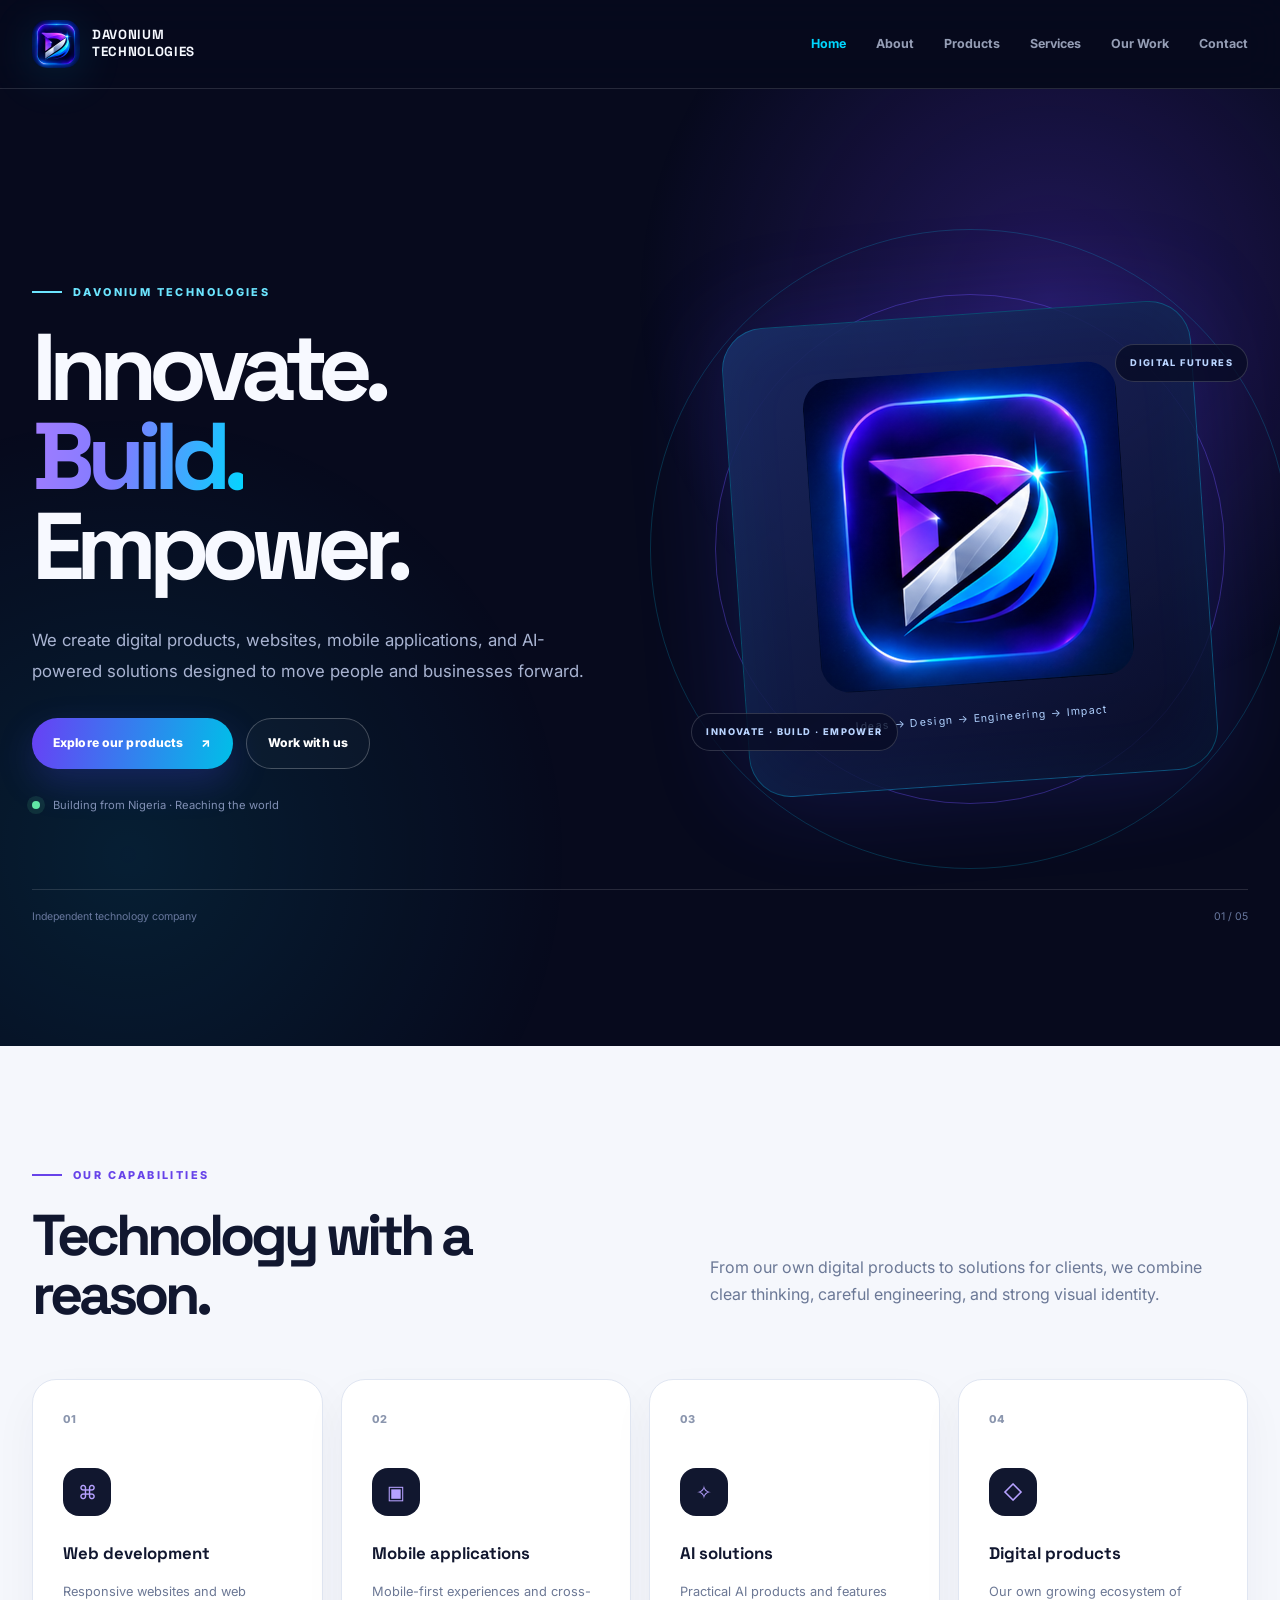
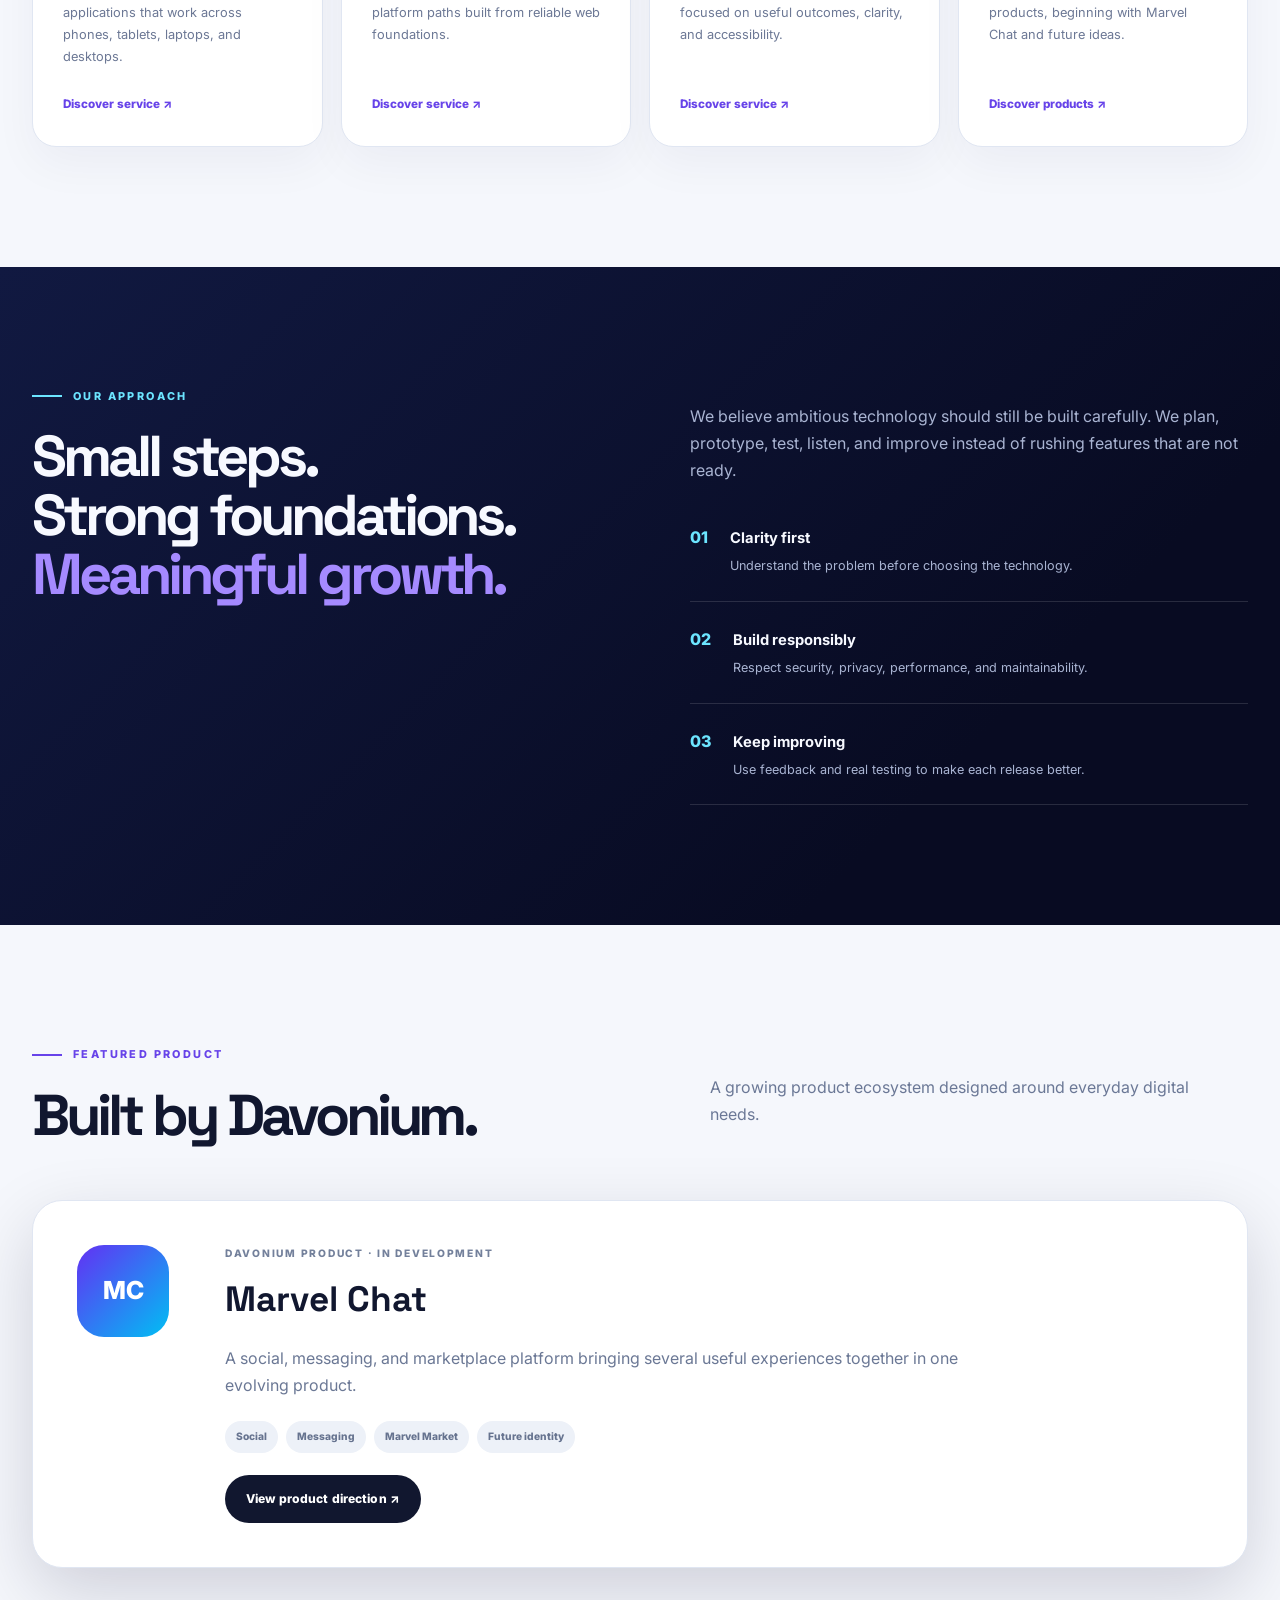
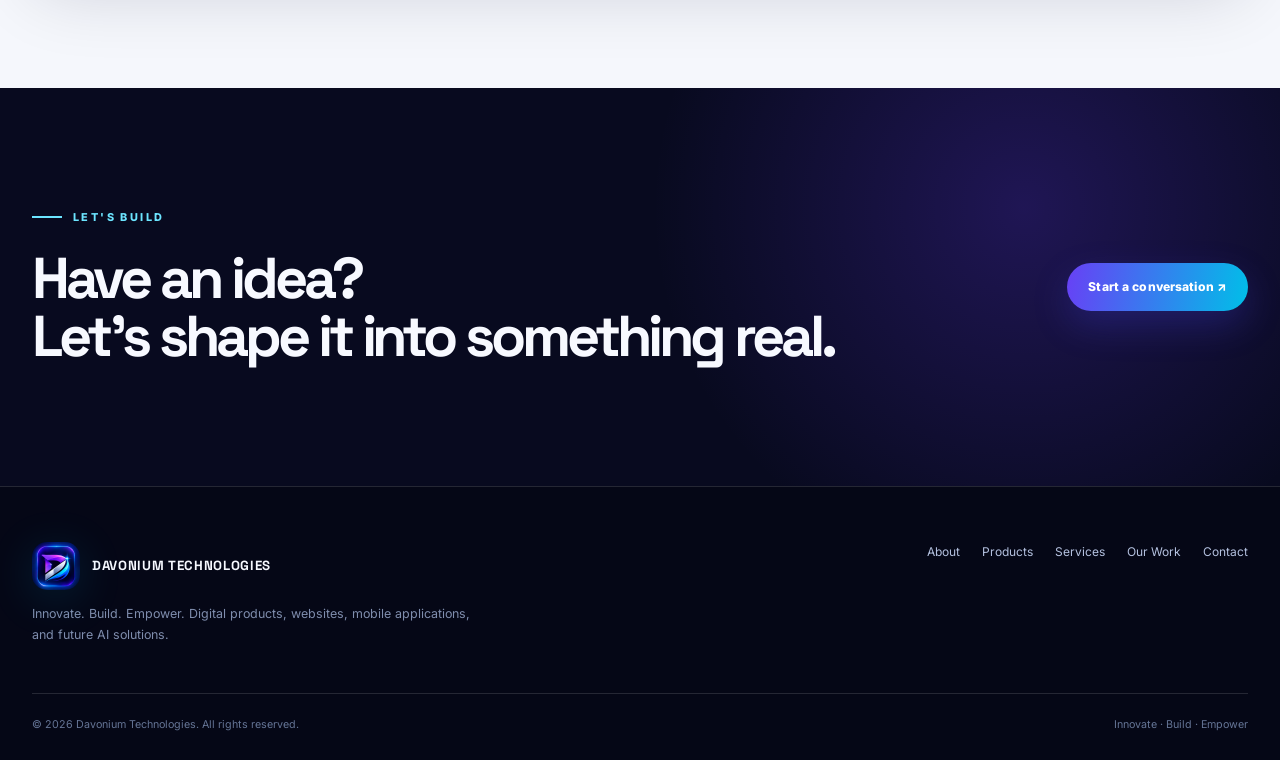
<file: index.html>
<!doctype html>
<html lang="en">
<head>
  <meta charset="utf-8">
  <meta name="viewport" content="width=device-width, initial-scale=1">
  <meta name="theme-color" content="#080a1f">
  <meta name="description" content="Davonium Technologies builds digital products, websites, mobile applications, and AI-powered solutions.">
  <meta name="apple-mobile-web-app-capable" content="yes">
  <meta name="apple-mobile-web-app-status-bar-style" content="black-translucent">
  <link rel="icon" href="assets/icons/favicon-32.png">
  <link rel="apple-touch-icon" href="assets/icons/apple-touch-icon.png">
  <link rel="manifest" href="manifest.webmanifest">
  <link rel="stylesheet" href="css/styles.css">
  <title>Davonium Technologies — Innovate. Build. Empower.</title>
</head>
<body>
  <div id="site-header"></div>
  <main>
    <section class="hero section">
      <div class="hero-noise"></div>
      <div class="container hero-grid">
        <div class="hero-copy reveal">
          <div class="eyebrow"><span class="eyebrow-line"></span> DAVONIUM TECHNOLOGIES</div>
          <h1>Innovate.<br><span>Build.</span><br>Empower.</h1>
          <p class="hero-lead">We create digital products, websites, mobile applications, and AI-powered solutions designed to move people and businesses forward.</p>
          <div class="actions">
            <a class="button primary" href="products.html">Explore our products <span>↗</span></a>
            <a class="button ghost" href="contact.html">Work with us</a>
          </div>
          <div class="hero-meta"><span class="pulse"></span> Building from Nigeria · Reaching the world</div>
        </div>
        <div class="hero-visual reveal">
          <div class="visual-ring ring-a"></div><div class="visual-ring ring-b"></div>
          <div class="floating-chip chip-top">DIGITAL FUTURES</div>
          <div class="logo-stage">
            <img src="assets/images/davonium-d-icon.png" alt="Davonium Technologies D icon">
            <div class="stage-caption">Ideas → Design → Engineering → Impact</div>
          </div>
          <div class="floating-chip chip-bottom">INNOVATE · BUILD · EMPOWER</div>
        </div>
      </div>
      <div class="hero-bottom container"><span>Independent technology company</span><span>01 / 05</span></div>
    </section>

    <section class="section light-section">
      <div class="container">
        <div class="section-head">
          <div><div class="eyebrow dark"><span class="eyebrow-line"></span> OUR CAPABILITIES</div><h2>Technology with a reason.</h2></div>
          <p>From our own digital products to solutions for clients, we combine clear thinking, careful engineering, and strong visual identity.</p>
        </div>
        <div class="capability-grid">
          <article class="capability"><div class="number">01</div><div class="cap-icon">⌘</div><h3>Web development</h3><p>Responsive websites and web applications that work across phones, tablets, laptops, and desktops.</p><a href="services.html">Discover service ↗</a></article>
          <article class="capability"><div class="number">02</div><div class="cap-icon">▣</div><h3>Mobile applications</h3><p>Mobile-first experiences and cross-platform paths built from reliable web foundations.</p><a href="services.html">Discover service ↗</a></article>
          <article class="capability"><div class="number">03</div><div class="cap-icon">✧</div><h3>AI solutions</h3><p>Practical AI products and features focused on useful outcomes, clarity, and accessibility.</p><a href="services.html">Discover service ↗</a></article>
          <article class="capability"><div class="number">04</div><div class="cap-icon">◇</div><h3>Digital products</h3><p>Our own growing ecosystem of products, beginning with Marvel Chat and future ideas.</p><a href="products.html">Discover products ↗</a></article>
        </div>
      </div>
    </section>

    <section class="section dark-section">
      <div class="container split-section">
        <div><div class="eyebrow"><span class="eyebrow-line"></span> OUR APPROACH</div><h2>Small steps.<br>Strong foundations.<br><span>Meaningful growth.</span></h2></div>
        <div class="split-copy"><p>We believe ambitious technology should still be built carefully. We plan, prototype, test, listen, and improve instead of rushing features that are not ready.</p><div class="principle"><span>01</span><div><strong>Clarity first</strong><p>Understand the problem before choosing the technology.</p></div></div><div class="principle"><span>02</span><div><strong>Build responsibly</strong><p>Respect security, privacy, performance, and maintainability.</p></div></div><div class="principle"><span>03</span><div><strong>Keep improving</strong><p>Use feedback and real testing to make each release better.</p></div></div></div>
      </div>
    </section>

    <section class="section light-section">
      <div class="container">
        <div class="section-head"><div><div class="eyebrow dark"><span class="eyebrow-line"></span> FEATURED PRODUCT</div><h2>Built by Davonium.</h2></div><p>A growing product ecosystem designed around everyday digital needs.</p></div>
        <div class="featured-product"><div class="product-badge">MC</div><div><div class="small-label">DAVONIUM PRODUCT · IN DEVELOPMENT</div><h3>Marvel Chat</h3><p>A social, messaging, and marketplace platform bringing several useful experiences together in one evolving product.</p><div class="tag-row"><span>Social</span><span>Messaging</span><span>Marvel Market</span><span>Future identity</span></div><a class="button dark-button" href="products.html">View product direction ↗</a></div></div>
      </div>
    </section>

    <section class="section cta-section"><div class="container cta"><div><div class="eyebrow"><span class="eyebrow-line"></span> LET'S BUILD</div><h2>Have an idea?<br>Let's shape it into something real.</h2></div><a class="button primary" href="contact.html">Start a conversation ↗</a></div></section>
  </main>
  <div id="site-footer"></div>
  <script src="js/app.js"></script>
</body>
</html>
</file>
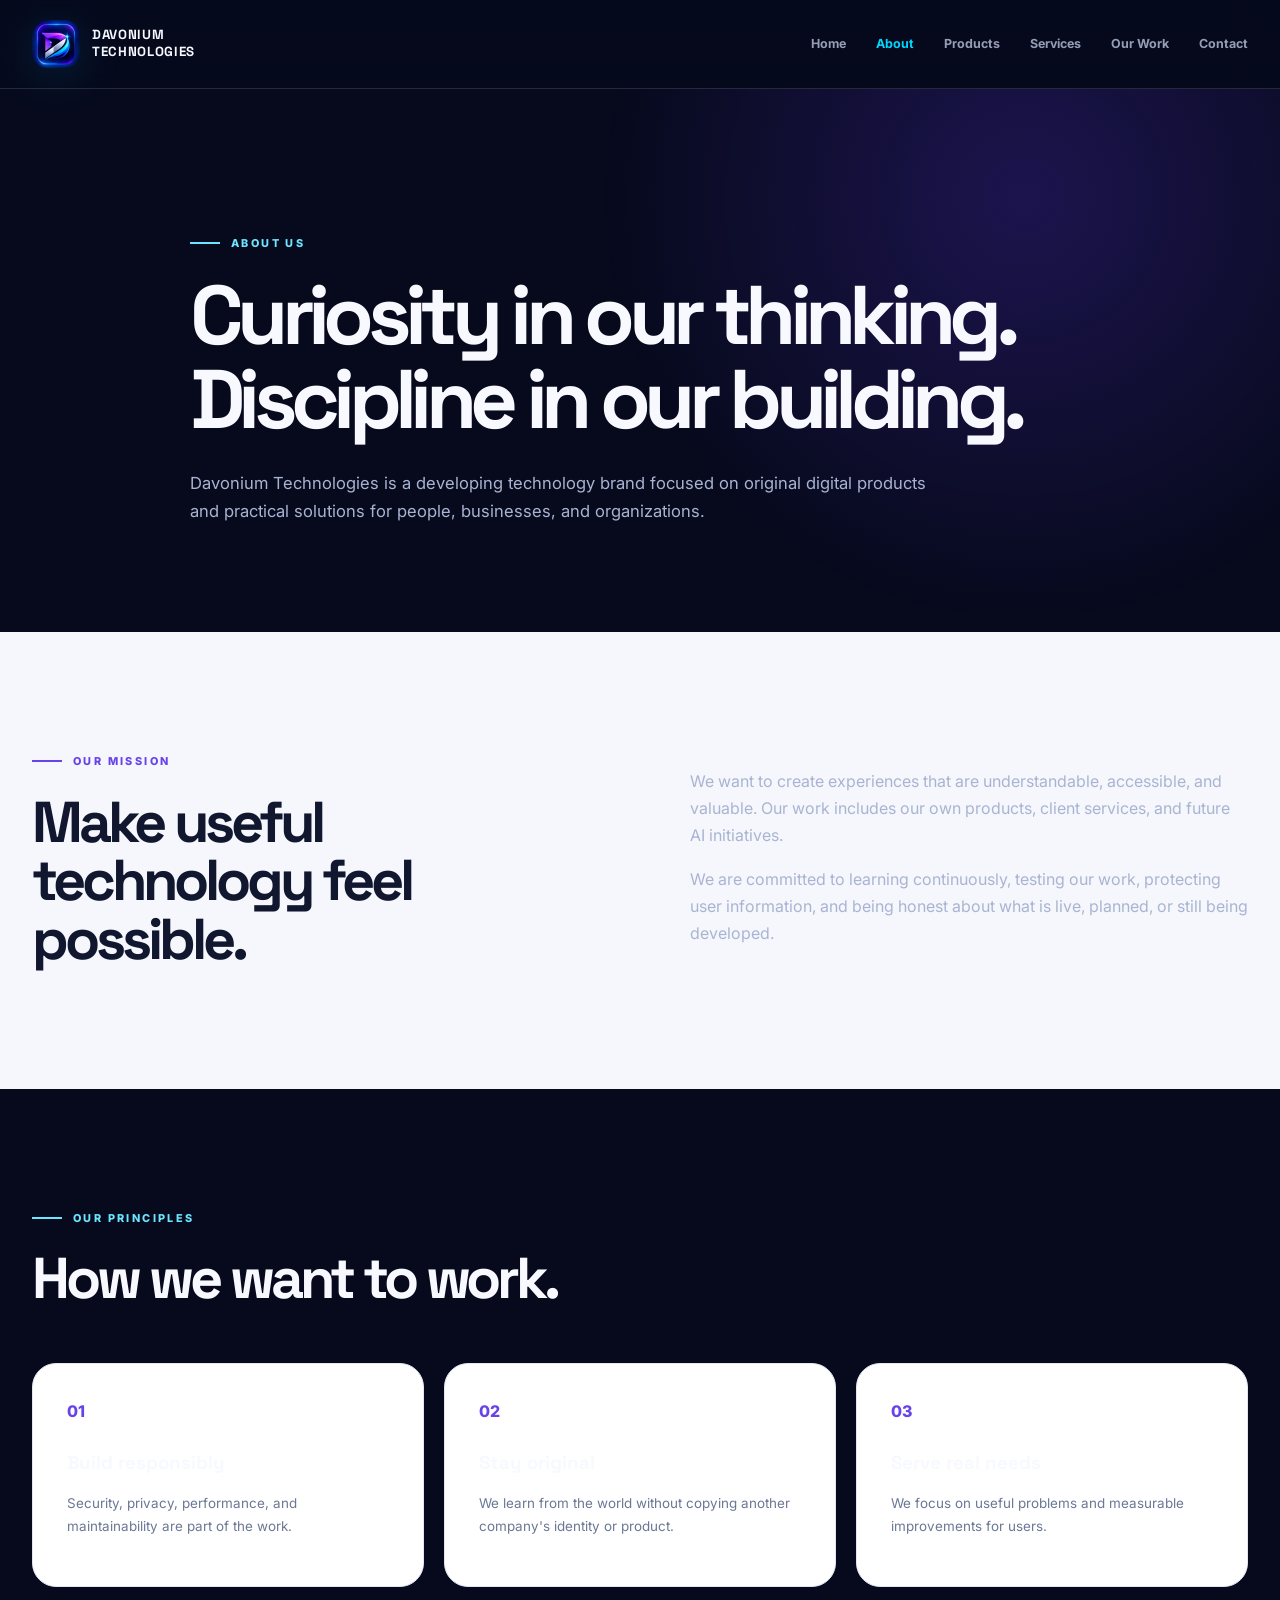
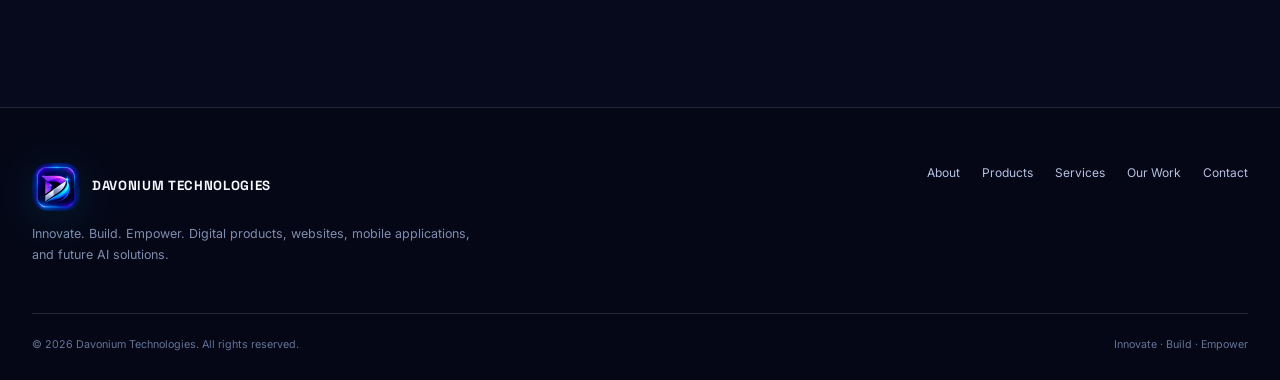
<file: about.html>
<!doctype html><html lang="en"><head><meta charset="utf-8"><meta name="viewport" content="width=device-width, initial-scale=1"><meta name="theme-color" content="#080a1f"><meta name="description" content="About Davonium Technologies."><link rel="icon" href="assets/icons/favicon-32.png"><link rel="manifest" href="manifest.webmanifest"><link rel="stylesheet" href="css/styles.css"><title>About — Davonium Technologies</title></head><body><div id="site-header"></div><main><section class="page-hero section"><div class="container narrow"><div class="eyebrow"><span class="eyebrow-line"></span> ABOUT US</div><h1>Curiosity in our thinking. Discipline in our building.</h1><p>Davonium Technologies is a developing technology brand focused on original digital products and practical solutions for people, businesses, and organizations.</p></div></section><section class="section light-section"><div class="container split-section"><div><div class="eyebrow dark"><span class="eyebrow-line"></span> OUR MISSION</div><h2>Make useful technology feel possible.</h2></div><div class="split-copy"><p>We want to create experiences that are understandable, accessible, and valuable. Our work includes our own products, client services, and future AI initiatives.</p><p>We are committed to learning continuously, testing our work, protecting user information, and being honest about what is live, planned, or still being developed.</p></div></div></section><section class="section"><div class="container"><div class="section-head"><div><div class="eyebrow"><span class="eyebrow-line"></span> OUR PRINCIPLES</div><h2>How we want to work.</h2></div></div><div class="principles-grid"><article><span>01</span><h3>Build responsibly</h3><p>Security, privacy, performance, and maintainability are part of the work.</p></article><article><span>02</span><h3>Stay original</h3><p>We learn from the world without copying another company's identity or product.</p></article><article><span>03</span><h3>Serve real needs</h3><p>We focus on useful problems and measurable improvements for users.</p></article></div></div></section></main><div id="site-footer"></div><script src="js/app.js"></script></body></html>
</file>
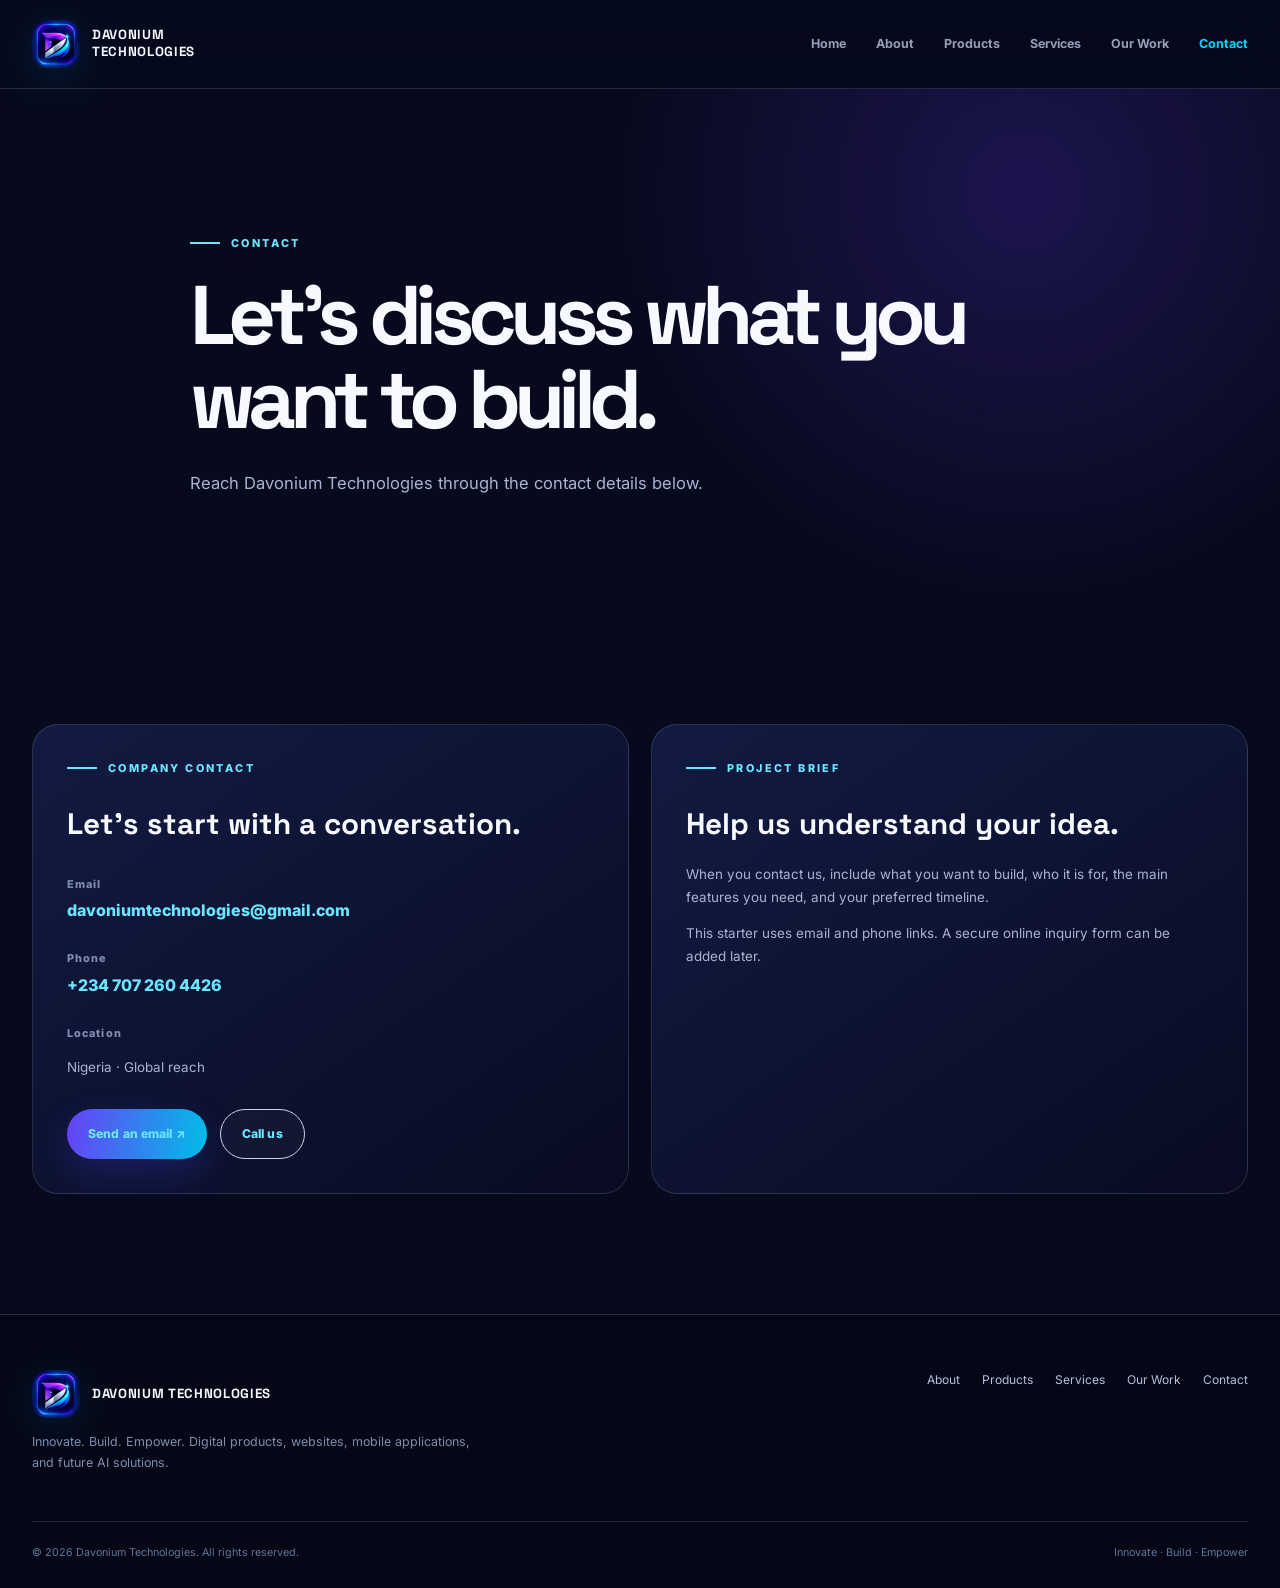
<file: contact.html>
<!doctype html><html lang="en"><head><meta charset="utf-8"><meta name="viewport" content="width=device-width, initial-scale=1"><meta name="theme-color" content="#080a1f"><meta name="description" content="Contact Davonium Technologies."><link rel="icon" href="assets/icons/favicon-32.png"><link rel="manifest" href="manifest.webmanifest"><link rel="stylesheet" href="css/styles.css"><title>Contact — Davonium Technologies</title></head><body><div id="site-header"></div><main><section class="page-hero section"><div class="container narrow"><div class="eyebrow"><span class="eyebrow-line"></span> CONTACT</div><h1>Let's discuss what you want to build.</h1><p>Reach Davonium Technologies through the contact details below.</p></div></section><section class="section"><div class="container contact-grid"><article class="contact-card"><div class="eyebrow"><span class="eyebrow-line"></span> COMPANY CONTACT</div><h2>Let's start with a conversation.</h2><p class="label">Email</p><a href="mailto:davoniumtechnologies@gmail.com">davoniumtechnologies@gmail.com</a><p class="label">Phone</p><a href="tel:+2347072604426">+234 707 260 4426</a><p class="label">Location</p><p>Nigeria · Global reach</p><div class="actions"><a class="button primary" href="mailto:davoniumtechnologies@gmail.com?subject=Davonium%20Technologies%20Inquiry">Send an email ↗</a><a class="button ghost dark-ghost" href="tel:+2347072604426">Call us</a></div></article><article class="contact-card"><div class="eyebrow"><span class="eyebrow-line"></span> PROJECT BRIEF</div><h2>Help us understand your idea.</h2><p>When you contact us, include what you want to build, who it is for, the main features you need, and your preferred timeline.</p><p class="muted">This starter uses email and phone links. A secure online inquiry form can be added later.</p></article></div></section></main><div id="site-footer"></div><script src="js/app.js"></script></body></html>
</file>
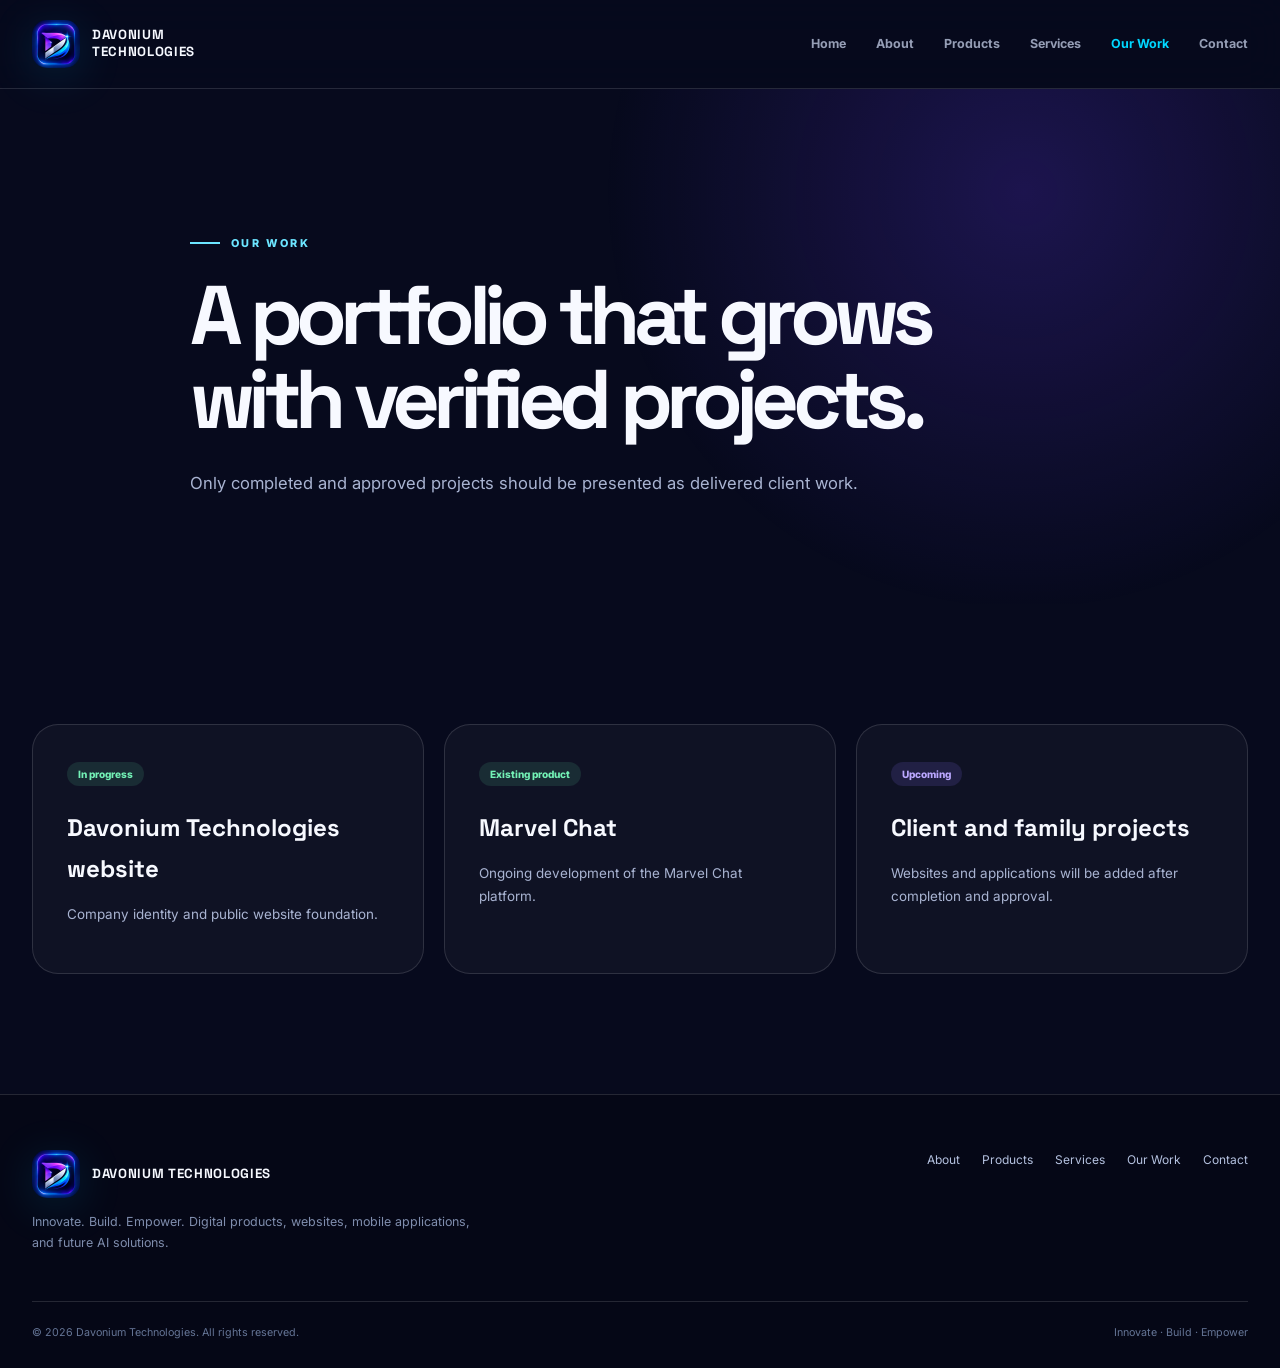
<file: portfolio.html>
<!doctype html><html lang="en"><head><meta charset="utf-8"><meta name="viewport" content="width=device-width, initial-scale=1"><meta name="theme-color" content="#080a1f"><meta name="description" content="Davonium Technologies work."><link rel="icon" href="assets/icons/favicon-32.png"><link rel="manifest" href="manifest.webmanifest"><link rel="stylesheet" href="css/styles.css"><title>Our Work — Davonium Technologies</title></head><body><div id="site-header"></div><main><section class="page-hero section"><div class="container narrow"><div class="eyebrow"><span class="eyebrow-line"></span> OUR WORK</div><h1>A portfolio that grows with verified projects.</h1><p>Only completed and approved projects should be presented as delivered client work.</p></div></section><section class="section"><div class="container portfolio-grid"><article><span class="status green">In progress</span><h2>Davonium Technologies website</h2><p>Company identity and public website foundation.</p></article><article><span class="status green">Existing product</span><h2>Marvel Chat</h2><p>Ongoing development of the Marvel Chat platform.</p></article><article><span class="status purple">Upcoming</span><h2>Client and family projects</h2><p>Websites and applications will be added after completion and approval.</p></article></div></section></main><div id="site-footer"></div><script src="js/app.js"></script></body></html>
</file>
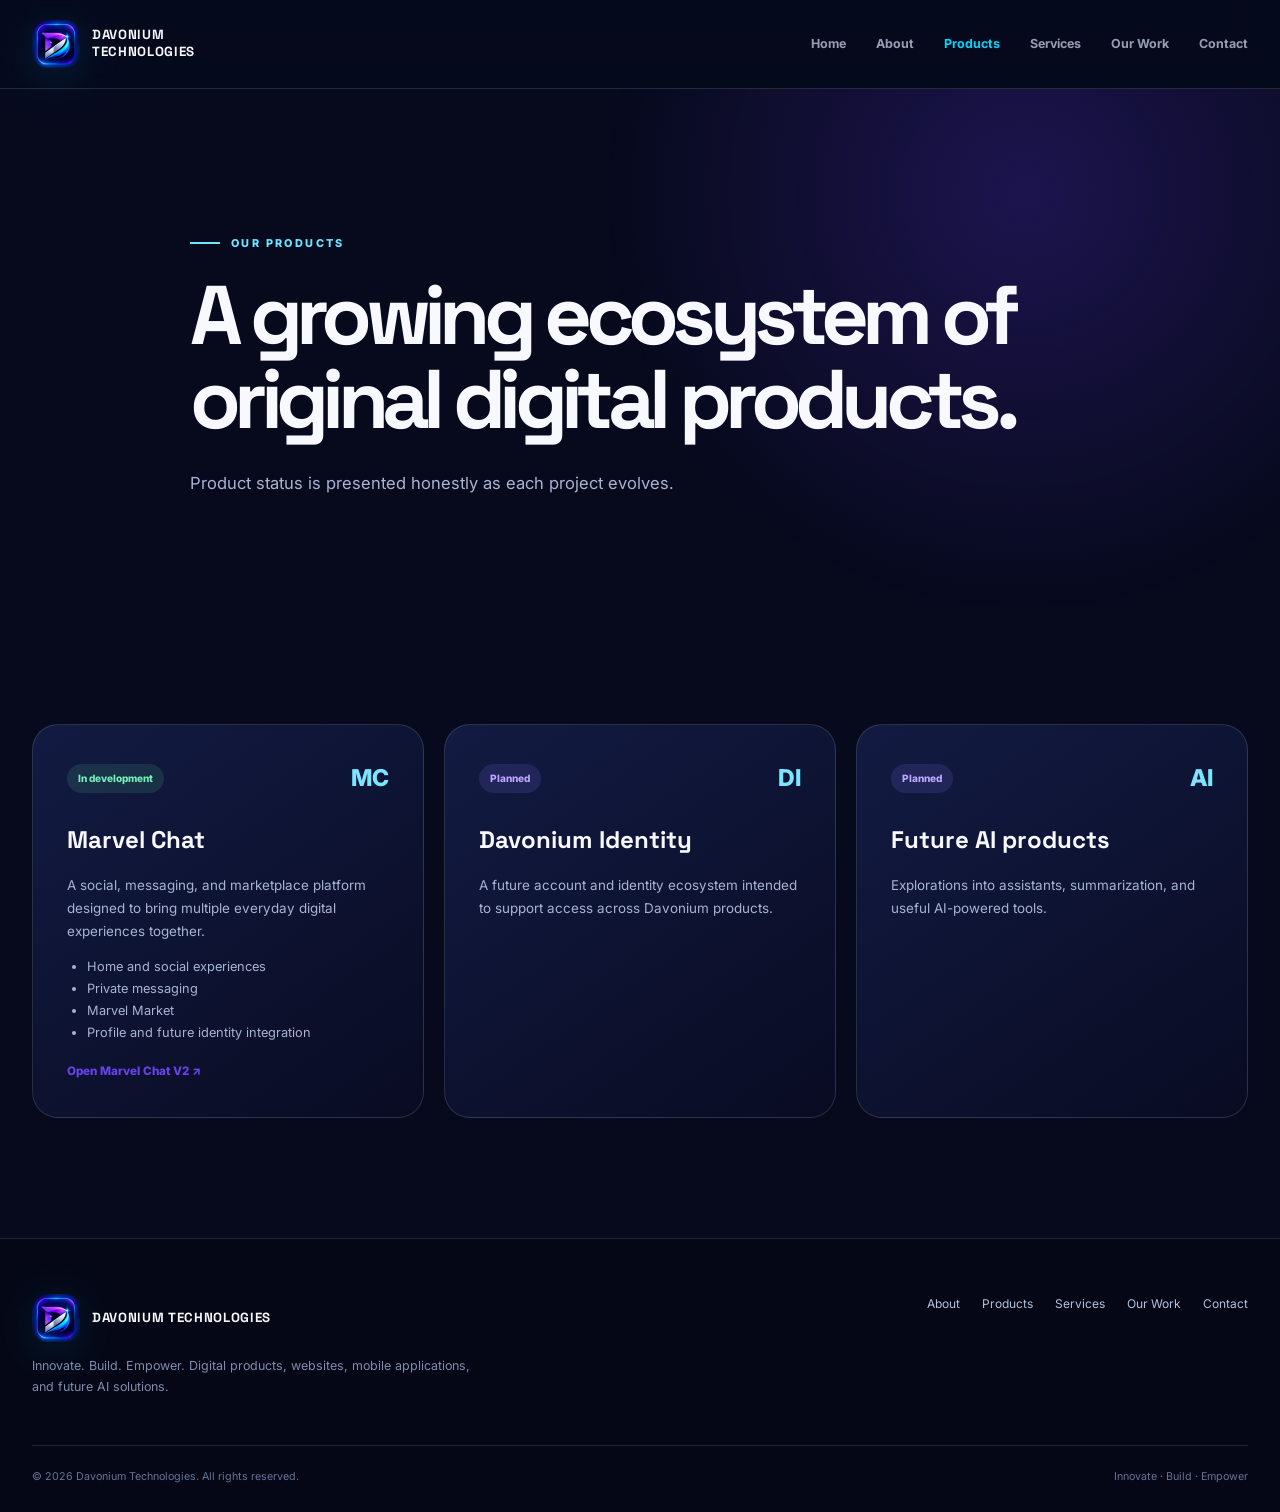
<file: products.html>
<!doctype html><html lang="en"><head><meta charset="utf-8"><meta name="viewport" content="width=device-width, initial-scale=1"><meta name="theme-color" content="#080a1f"><meta name="description" content="Davonium Technologies products."><link rel="icon" href="assets/icons/favicon-32.png"><link rel="manifest" href="manifest.webmanifest"><link rel="stylesheet" href="css/styles.css"><title>Products — Davonium Technologies</title></head><body><div id="site-header"></div><main><section class="page-hero section"><div class="container narrow"><div class="eyebrow"><span class="eyebrow-line"></span> OUR PRODUCTS</div><h1>A growing ecosystem of original digital products.</h1><p>Product status is presented honestly as each project evolves.</p></div></section><section class="section"><div class="container product-grid"><article class="product-card featured-card"><div class="card-top"><span class="status green">In development</span><span class="product-code">MC</span></div><h2>Marvel Chat</h2><p>A social, messaging, and marketplace platform designed to bring multiple everyday digital experiences together.</p><ul><li>Home and social experiences</li><li>Private messaging</li><li>Marvel Market</li><li>Profile and future identity integration</li></ul><a class="text-link" href="https://davoniumtech.github.io/marvel-chat-v2/" target="_blank" rel="noopener">Open Marvel Chat V2 ↗</a></article><article class="product-card"><div class="card-top"><span class="status purple">Planned</span><span class="product-code">DI</span></div><h2>Davonium Identity</h2><p>A future account and identity ecosystem intended to support access across Davonium products.</p></article><article class="product-card"><div class="card-top"><span class="status purple">Planned</span><span class="product-code">AI</span></div><h2>Future AI products</h2><p>Explorations into assistants, summarization, and useful AI-powered tools.</p></article></div></section></main><div id="site-footer"></div><script src="js/app.js"></script></body></html>
</file>
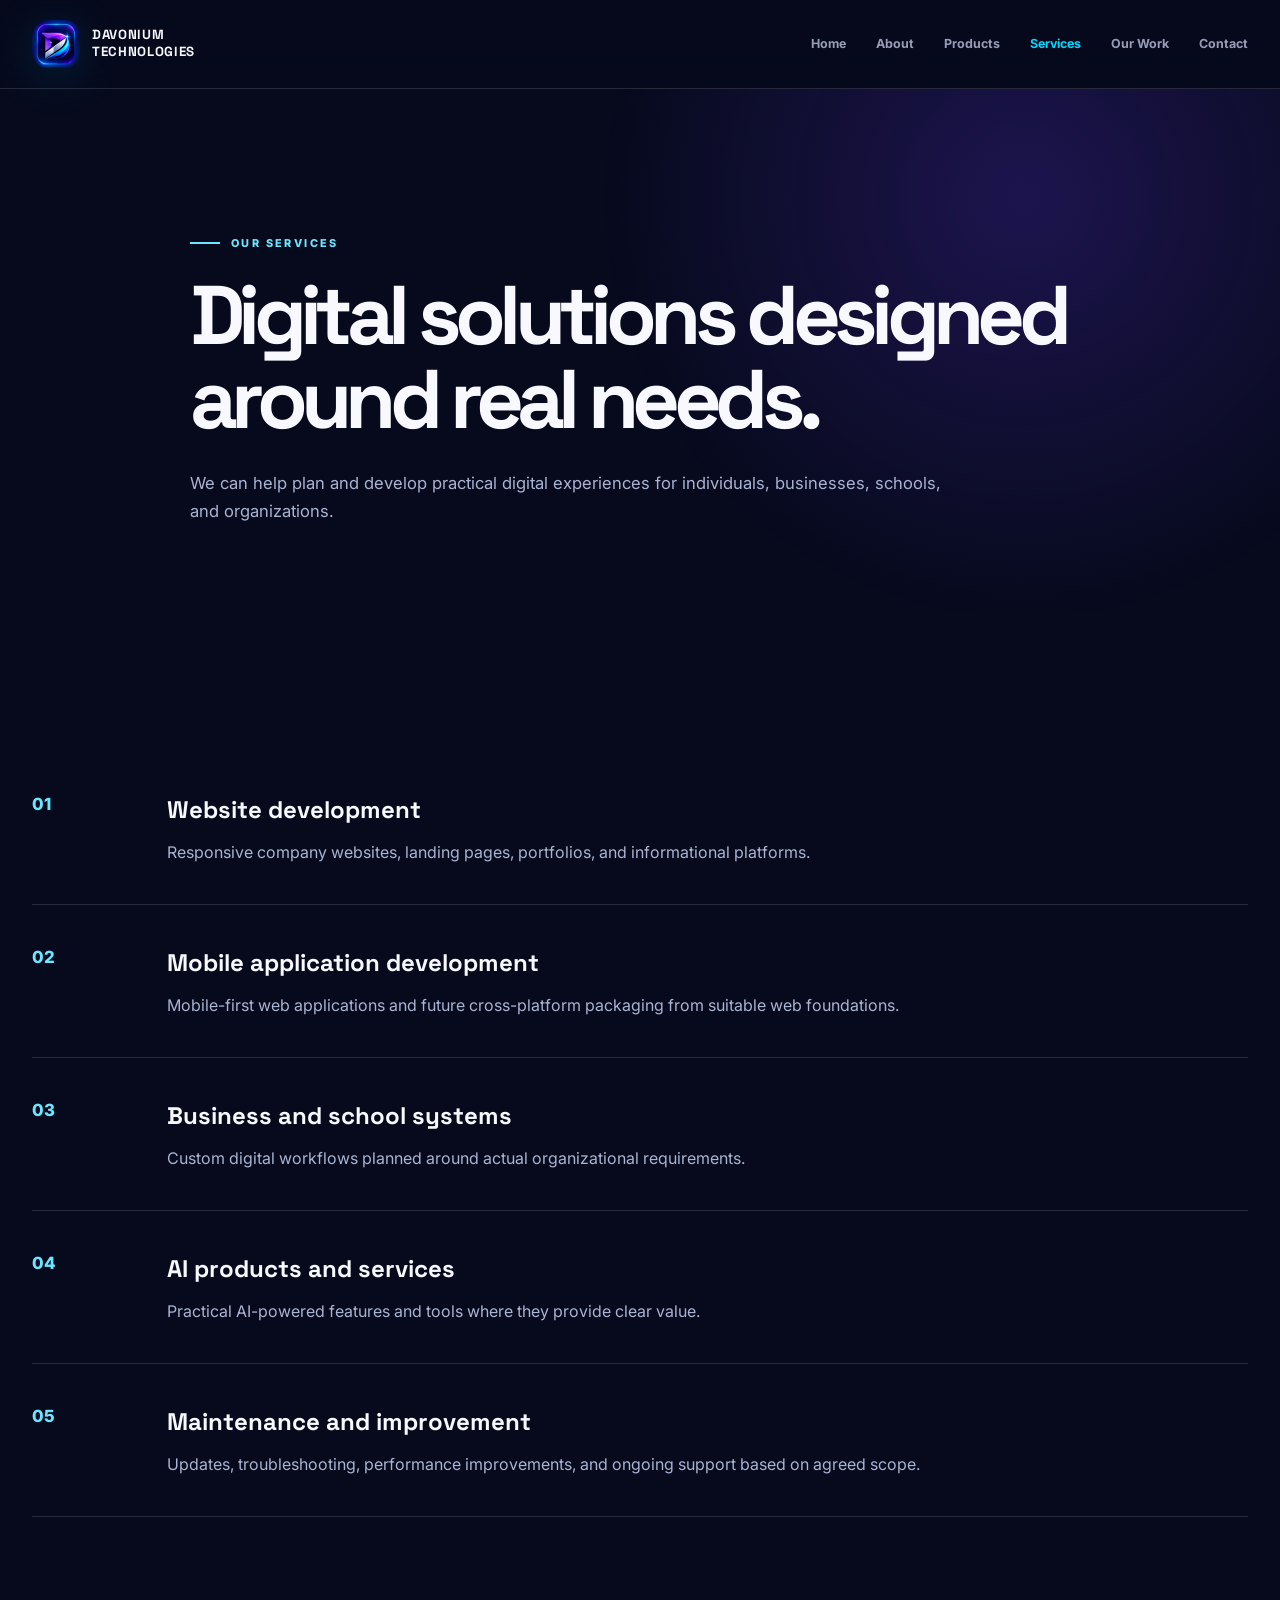
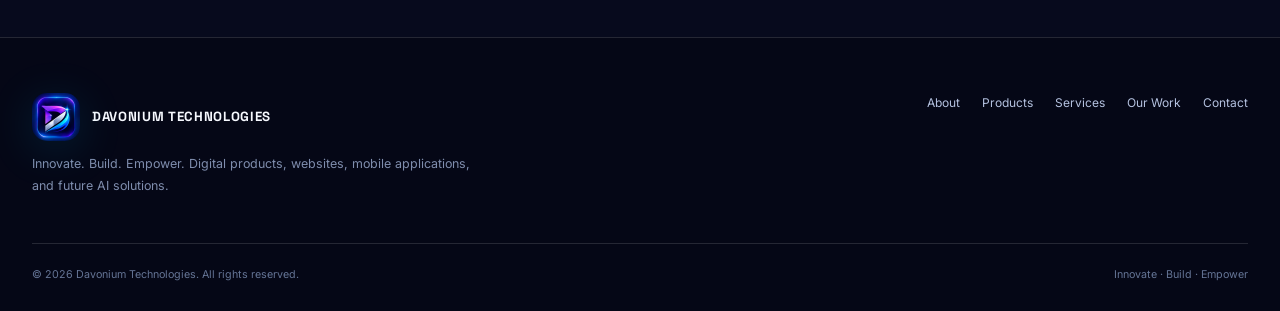
<file: services.html>
<!doctype html><html lang="en"><head><meta charset="utf-8"><meta name="viewport" content="width=device-width, initial-scale=1"><meta name="theme-color" content="#080a1f"><meta name="description" content="Davonium Technologies services."><link rel="icon" href="assets/icons/favicon-32.png"><link rel="manifest" href="manifest.webmanifest"><link rel="stylesheet" href="css/styles.css"><title>Services — Davonium Technologies</title></head><body><div id="site-header"></div><main><section class="page-hero section"><div class="container narrow"><div class="eyebrow"><span class="eyebrow-line"></span> OUR SERVICES</div><h1>Digital solutions designed around real needs.</h1><p>We can help plan and develop practical digital experiences for individuals, businesses, schools, and organizations.</p></div></section><section class="section"><div class="container service-list"><article><span>01</span><div><h2>Website development</h2><p>Responsive company websites, landing pages, portfolios, and informational platforms.</p></div></article><article><span>02</span><div><h2>Mobile application development</h2><p>Mobile-first web applications and future cross-platform packaging from suitable web foundations.</p></div></article><article><span>03</span><div><h2>Business and school systems</h2><p>Custom digital workflows planned around actual organizational requirements.</p></div></article><article><span>04</span><div><h2>AI products and services</h2><p>Practical AI-powered features and tools where they provide clear value.</p></div></article><article><span>05</span><div><h2>Maintenance and improvement</h2><p>Updates, troubleshooting, performance improvements, and ongoing support based on agreed scope.</p></div></article></div></section></main><div id="site-footer"></div><script src="js/app.js"></script></body></html>
</file>
<file: css/styles.css>
@import url('https://fonts.googleapis.com/css2?family=Inter:wght@400;500;600;700;800&family=Space+Grotesk:wght@400;500;600;700&display=swap');

:root{
  --bg:#070a1d;
  --bg-soft:#0d1230;
  --panel:#11183a;
  --panel-2:#151d48;
  --text:#f7f9ff;
  --muted:#a9b4d2;
  --muted-2:#7886aa;
  --line:rgba(255,255,255,.13);
  --line-dark:#dfe5f2;
  --ink:#11172f;
  --surface:#f5f7fc;
  --purple:#8b5cf6;
  --blue:#2d9cff;
  --cyan:#00d7ff;
  --green:#61e6a5;
  --shadow:0 24px 70px rgba(5,9,35,.16);
  --radius:26px;
}
*{box-sizing:border-box}
html{scroll-behavior:smooth}
body{margin:0;background:var(--bg);color:var(--text);font-family:Inter,Arial,sans-serif;line-height:1.7}
body:before{content:"";position:fixed;inset:0;pointer-events:none;opacity:.08;background-image:radial-gradient(#fff .55px,transparent .55px);background-size:6px 6px;z-index:-1}
a{color:inherit;text-decoration:none}
button,a{ -webkit-tap-highlight-color:transparent}
img{display:block;max-width:100%}
.container{width:min(1280px,calc(100% - 64px));margin-inline:auto}
.narrow{max-width:900px}
.section{padding:120px 0;position:relative}
.light-section{background:var(--surface);color:var(--ink)}
.dark-section{background:linear-gradient(135deg,#111941 0%,#080b22 75%)}
.site-header{position:sticky;top:0;z-index:100;background:rgba(7,10,29,.84);backdrop-filter:blur(20px);border-bottom:1px solid var(--line)}
.nav{min-height:88px;display:flex;align-items:center;justify-content:space-between;gap:28px}
.brand{display:flex;align-items:center;gap:12px;font-family:"Space Grotesk",sans-serif;font-size:.83rem;font-weight:700;letter-spacing:.05em;line-height:1.25}
.brand img{width:48px;height:48px;object-fit:contain;border-radius:15px;filter:drop-shadow(0 8px 22px rgba(0,207,255,.12))}
.nav-links{display:flex;align-items:center;gap:30px;font-size:.78rem;font-weight:700;color:#c6d0e9}
.nav-links a{opacity:.75;transition:opacity .2s,color .2s}
.nav-links a:hover,.nav-links a.active{opacity:1;color:var(--cyan)}
.menu-toggle{display:none;background:transparent;color:#fff;border:1px solid var(--line);border-radius:12px;padding:10px 13px;font-weight:700}
.eyebrow{display:flex;align-items:center;gap:11px;color:#6ce5ff;font-size:.68rem;font-weight:800;letter-spacing:.22em;margin-bottom:22px}
.eyebrow.dark{color:#6743e9}
.eyebrow-line{width:30px;height:2px;background:currentColor;display:inline-block}
.hero{min-height:820px;overflow:hidden;background:radial-gradient(circle at 82% 22%,rgba(108,61,255,.27),transparent 32%),radial-gradient(circle at 10% 80%,rgba(0,215,255,.1),transparent 32%)}
.hero-grid{display:grid;grid-template-columns:minmax(0,1.02fr) minmax(0,.98fr);align-items:center;gap:80px;min-height:680px}
.hero h1{font-family:"Space Grotesk",sans-serif;font-size:clamp(4rem,7.4vw,7.6rem);line-height:.94;letter-spacing:-.085em;margin:0 0 34px;font-weight:700}
.hero h1 span{background:linear-gradient(100deg,#a47cff 0%,#7e7cff 42%,#00d7ff 100%);-webkit-background-clip:text;background-clip:text;color:transparent}
.hero-lead{max-width:610px;color:var(--muted);font-size:1.05rem;line-height:1.9}
.actions{display:flex;flex-wrap:wrap;gap:13px;margin-top:30px}
.button{display:inline-flex;align-items:center;justify-content:center;gap:18px;padding:14px 21px;border-radius:999px;font-size:.76rem;font-weight:800;letter-spacing:.01em;transition:transform .2s,box-shadow .2s,background .2s}
.button:hover{transform:translateY(-3px)}
.primary{color:#fff;background:linear-gradient(100deg,#6840f5,#00bfe8);box-shadow:0 14px 36px rgba(74,73,255,.23)}
.ghost{color:#fff;border:1px solid rgba(255,255,255,.24);background:rgba(255,255,255,.025)}
.dark-button{background:#11172f;color:#fff}
.dark-ghost{color:var(--ink);border-color:#cbd4e6}
.hero-meta{margin-top:27px;color:#8190b5;font-size:.7rem}
.pulse{display:inline-block;width:8px;height:8px;border-radius:50%;background:var(--green);box-shadow:0 0 0 5px rgba(97,230,165,.11);margin-right:10px}
.hero-visual{position:relative;min-height:560px;display:grid;place-items:center}
.logo-stage{position:relative;z-index:2;width:min(470px,92%);aspect-ratio:1;display:grid;place-items:center;align-content:center;gap:26px;border:1px solid rgba(0,215,255,.28);border-radius:42px;background:linear-gradient(145deg,rgba(27,41,99,.92),rgba(10,14,43,.82));box-shadow:0 0 100px rgba(71,65,255,.2),inset 0 0 70px rgba(0,215,255,.05);transform:rotate(-4deg)}
.logo-stage img{width:67%;border-radius:30px}
.stage-caption{font-size:.66rem;letter-spacing:.13em;color:#b0d1ff;text-align:center}
.visual-ring{position:absolute;border:1px solid rgba(117,86,255,.38);border-radius:50%;width:510px;height:510px}
.ring-b{width:640px;height:640px;border-color:rgba(0,215,255,.19)}
.floating-chip{position:absolute;z-index:3;padding:10px 14px;border:1px solid rgba(255,255,255,.16);border-radius:999px;background:rgba(8,12,36,.78);color:#b9d4ff;font-size:.58rem;font-weight:800;letter-spacing:.15em}
.chip-top{top:75px;right:0}
.chip-bottom{bottom:78px;left:0}
.hero-bottom{display:flex;justify-content:space-between;gap:20px;padding-top:18px;border-top:1px solid var(--line);color:#68789e;font-size:.66rem}
.section-head{display:grid;grid-template-columns:minmax(0,1fr) minmax(0,.9fr);align-items:end;gap:80px;margin-bottom:55px}
.section-head h2,.split-section h2,.cta h2{font-family:"Space Grotesk",sans-serif;font-size:clamp(2.5rem,4.5vw,5rem);line-height:1.02;letter-spacing:-.07em;margin:0}
.section-head>p{max-width:510px;color:#6b7896}
.capability-grid{display:grid;grid-template-columns:repeat(4,minmax(0,1fr));gap:18px}
.capability{padding:30px;border:1px solid #e0e6f2;border-radius:24px;background:#fff;box-shadow:0 18px 45px rgba(17,27,66,.045);transition:transform .2s,box-shadow .2s}
.capability:hover{transform:translateY(-5px);box-shadow:0 24px 60px rgba(17,27,66,.09)}
.number{color:#8b96ae;font-size:.68rem;font-weight:800}
.cap-icon{display:grid;place-items:center;width:48px;height:48px;margin:40px 0 23px;border-radius:16px;background:#11172f;color:#b6a1ff;font-size:1.2rem}
.capability h3{font-family:"Space Grotesk",sans-serif;font-size:1.05rem;margin:0 0 12px}
.capability p{font-size:.8rem;color:#6c7895;min-height:95px}
.capability a,.text-link{font-size:.73rem;font-weight:800;color:#6743e9}
.split-section{display:grid;grid-template-columns:minmax(0,1fr) minmax(0,1fr);gap:100px}
.split-section h2 span{color:#a58aff}
.split-copy>p{color:var(--muted)}
.principle{display:flex;gap:22px;padding:24px 0;border-bottom:1px solid var(--line)}
.principle>span{color:#6ce5ff;font-weight:800}
.principle strong{font-size:.92rem}
.principle p{margin:4px 0 0;color:var(--muted);font-size:.79rem}
.featured-product{display:grid;grid-template-columns:110px minmax(0,1fr);gap:38px;padding:44px;border:1px solid #e0e6f2;border-radius:30px;background:#fff;box-shadow:var(--shadow)}
.product-badge{display:grid;place-items:center;width:92px;height:92px;border-radius:27px;background:linear-gradient(135deg,#6330f3,#00bff3);font-size:1.55rem;font-weight:800;color:#fff}
.small-label{font-size:.64rem;letter-spacing:.17em;font-weight:800;color:#73809b}
.featured-product h3{font-family:"Space Grotesk",sans-serif;font-size:2.2rem;margin:7px 0}
.featured-product p{max-width:760px;color:#6b7895}
.tag-row{display:flex;flex-wrap:wrap;gap:8px;margin:22px 0}
.tag-row span{padding:7px 11px;border-radius:999px;background:#edf1f8;color:#66738f;font-size:.64rem;font-weight:800}
.cta-section{background:radial-gradient(circle at 80% 30%,rgba(106,59,255,.24),transparent 35%),#080a1f}
.cta{display:flex;align-items:center;justify-content:space-between;gap:35px}
.page-hero{padding:145px 0 90px;background:radial-gradient(circle at 80% 20%,rgba(106,59,255,.22),transparent 38%)}
.page-hero h1{font-family:"Space Grotesk",sans-serif;font-size:clamp(3.2rem,6.5vw,6.8rem);line-height:1;letter-spacing:-.08em;margin:0 0 28px}
.page-hero p{max-width:760px;color:var(--muted);font-size:1.04rem}
.product-grid,.portfolio-grid{display:grid;grid-template-columns:repeat(3,minmax(0,1fr));gap:20px}
.product-card,.portfolio-grid article,.contact-card{padding:34px;border:1px solid var(--line);border-radius:26px;background:linear-gradient(145deg,rgba(20,30,73,.85),rgba(9,12,35,.85))}
.product-card h2,.portfolio-grid h2,.contact-card h2{font-family:"Space Grotesk",sans-serif;margin:22px 0 10px}
.product-card p,.portfolio-grid p,.contact-card p{font-size:.84rem;color:var(--muted)}
.product-card ul{color:var(--muted);font-size:.8rem;padding-left:20px}
.card-top{display:flex;align-items:center;justify-content:space-between;gap:20px}
.status{padding:6px 11px;border-radius:999px;font-size:.63rem;font-weight:800}
.green{background:rgba(97,230,165,.12);color:#73f1b6}
.purple{background:rgba(145,116,255,.14);color:#bba8ff}
.product-code{font-size:1.45rem;font-weight:800;color:#7ce4ff}
.service-list{display:grid;gap:0}
.service-list article{display:grid;grid-template-columns:100px minmax(0,1fr);gap:35px;padding:38px 0;border-bottom:1px solid var(--line)}
.service-list article>span{color:#6ce5ff;font-size:1.05rem;font-weight:800}
.service-list h2{font-family:"Space Grotesk",sans-serif;margin:0 0 8px}
.service-list p{color:var(--muted);margin:0}
.principles-grid{display:grid;grid-template-columns:repeat(3,minmax(0,1fr));gap:20px}
.principles-grid article{padding:34px;border:1px solid #e0e6f2;border-radius:24px;background:#fff}
.principles-grid span{color:#6743e9;font-weight:800}
.principles-grid h3{font-family:"Space Grotesk",sans-serif;margin:22px 0 8px}
.principles-grid p{color:#6b7895;font-size:.84rem}
.portfolio-grid article{background:rgba(255,255,255,.035)}
.contact-grid{display:grid;grid-template-columns:repeat(2,minmax(0,1fr));gap:22px}
.contact-card .label{margin:25px 0 4px;color:#7f8eaf;font-size:.68rem;font-weight:800;letter-spacing:.1em}
.contact-card a{color:#6ce5ff;font-weight:800}
.contact-card h2{font-size:1.85rem}
.muted{color:var(--muted)!important}
.site-footer{padding:55px 0 26px;background:#050716;border-top:1px solid var(--line)}
.footer-top{display:flex;justify-content:space-between;gap:40px}
.footer-copy{max-width:460px;color:#7f8dad;font-size:.78rem}
.footer-links{display:flex;flex-wrap:wrap;align-content:flex-start;gap:22px;color:#b4c1df;font-size:.75rem}
.footer-bottom{display:flex;justify-content:space-between;gap:20px;margin-top:35px;padding-top:22px;border-top:1px solid var(--line);color:#657596;font-size:.67rem}
.reveal{animation:rise .75s ease both}
@keyframes rise{from{opacity:0;transform:translateY(18px)}to{opacity:1;transform:translateY(0)}}
@media(max-width:1120px){
  .hero-grid{gap:45px}
  .capability-grid{grid-template-columns:repeat(2,minmax(0,1fr))}
  .section-head{gap:45px}
}
@media(max-width:860px){
  .container{width:min(100% - 40px,720px)}
  .hero-grid,.split-section{grid-template-columns:1fr;gap:45px}
  .hero{min-height:auto}
  .hero-grid{padding:65px 0}
  .hero-visual{min-height:430px}
  .section-head{grid-template-columns:1fr;gap:18px}
  .product-grid,.portfolio-grid,.principles-grid{grid-template-columns:1fr 1fr}
  .contact-grid{grid-template-columns:1fr}
}
@media(max-width:650px){
  .container{width:calc(100% - 32px)}
  .nav{min-height:78px}
  .nav-links{display:none;position:absolute;top:78px;left:16px;right:16px;flex-direction:column;align-items:stretch;gap:0;padding:12px;background:#0c1030;border:1px solid var(--line);border-radius:18px;box-shadow:0 24px 70px rgba(0,0,0,.3)}
  .nav-links.open{display:flex}
  .nav-links a{padding:12px 10px}
  .menu-toggle{display:block}
  .hero h1{font-size:clamp(3.5rem,16vw,5.4rem)}
  .hero-lead{font-size:.94rem}
  .hero-visual{min-height:340px}
  .logo-stage{width:280px;border-radius:30px}
  .visual-ring{width:330px;height:330px}
  .ring-b{width:410px;height:410px}
  .chip-top{top:12px;right:0}
  .chip-bottom{bottom:12px;left:0}
  .hero-bottom{font-size:.58rem}
  .section{padding:78px 0}
  .page-hero{padding:100px 0 65px}
  .page-hero h1{font-size:clamp(3rem,13vw,4.8rem)}
  .capability-grid,.product-grid,.portfolio-grid,.principles-grid{grid-template-columns:1fr}
  .capability p{min-height:0}
  .featured-product{grid-template-columns:1fr;padding:28px}
  .service-list article{grid-template-columns:45px minmax(0,1fr);gap:15px}
  .footer-top,.footer-bottom,.cta{flex-direction:column;align-items:flex-start}
}
@media(prefers-reduced-motion:reduce){
  *,*:before,*:after{animation:none!important;transition:none!important;scroll-behavior:auto!important}
}
</file>
